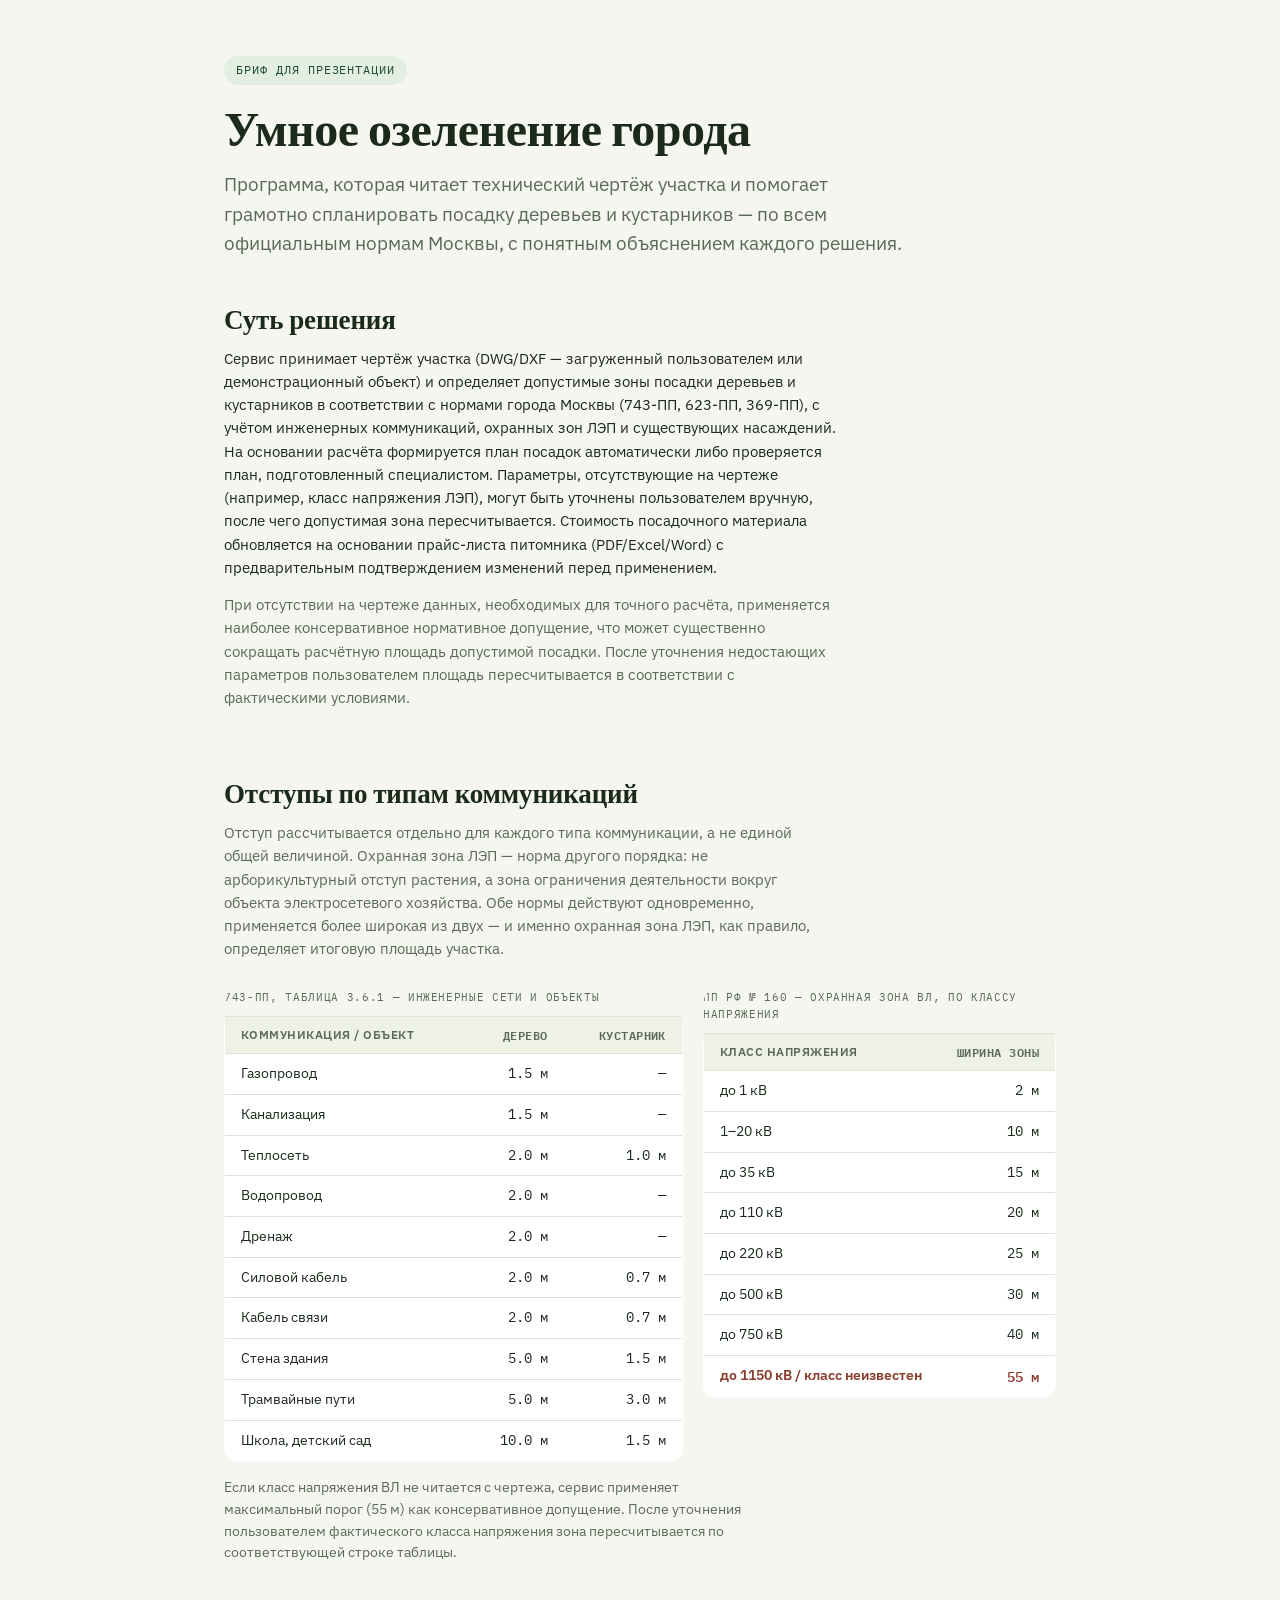
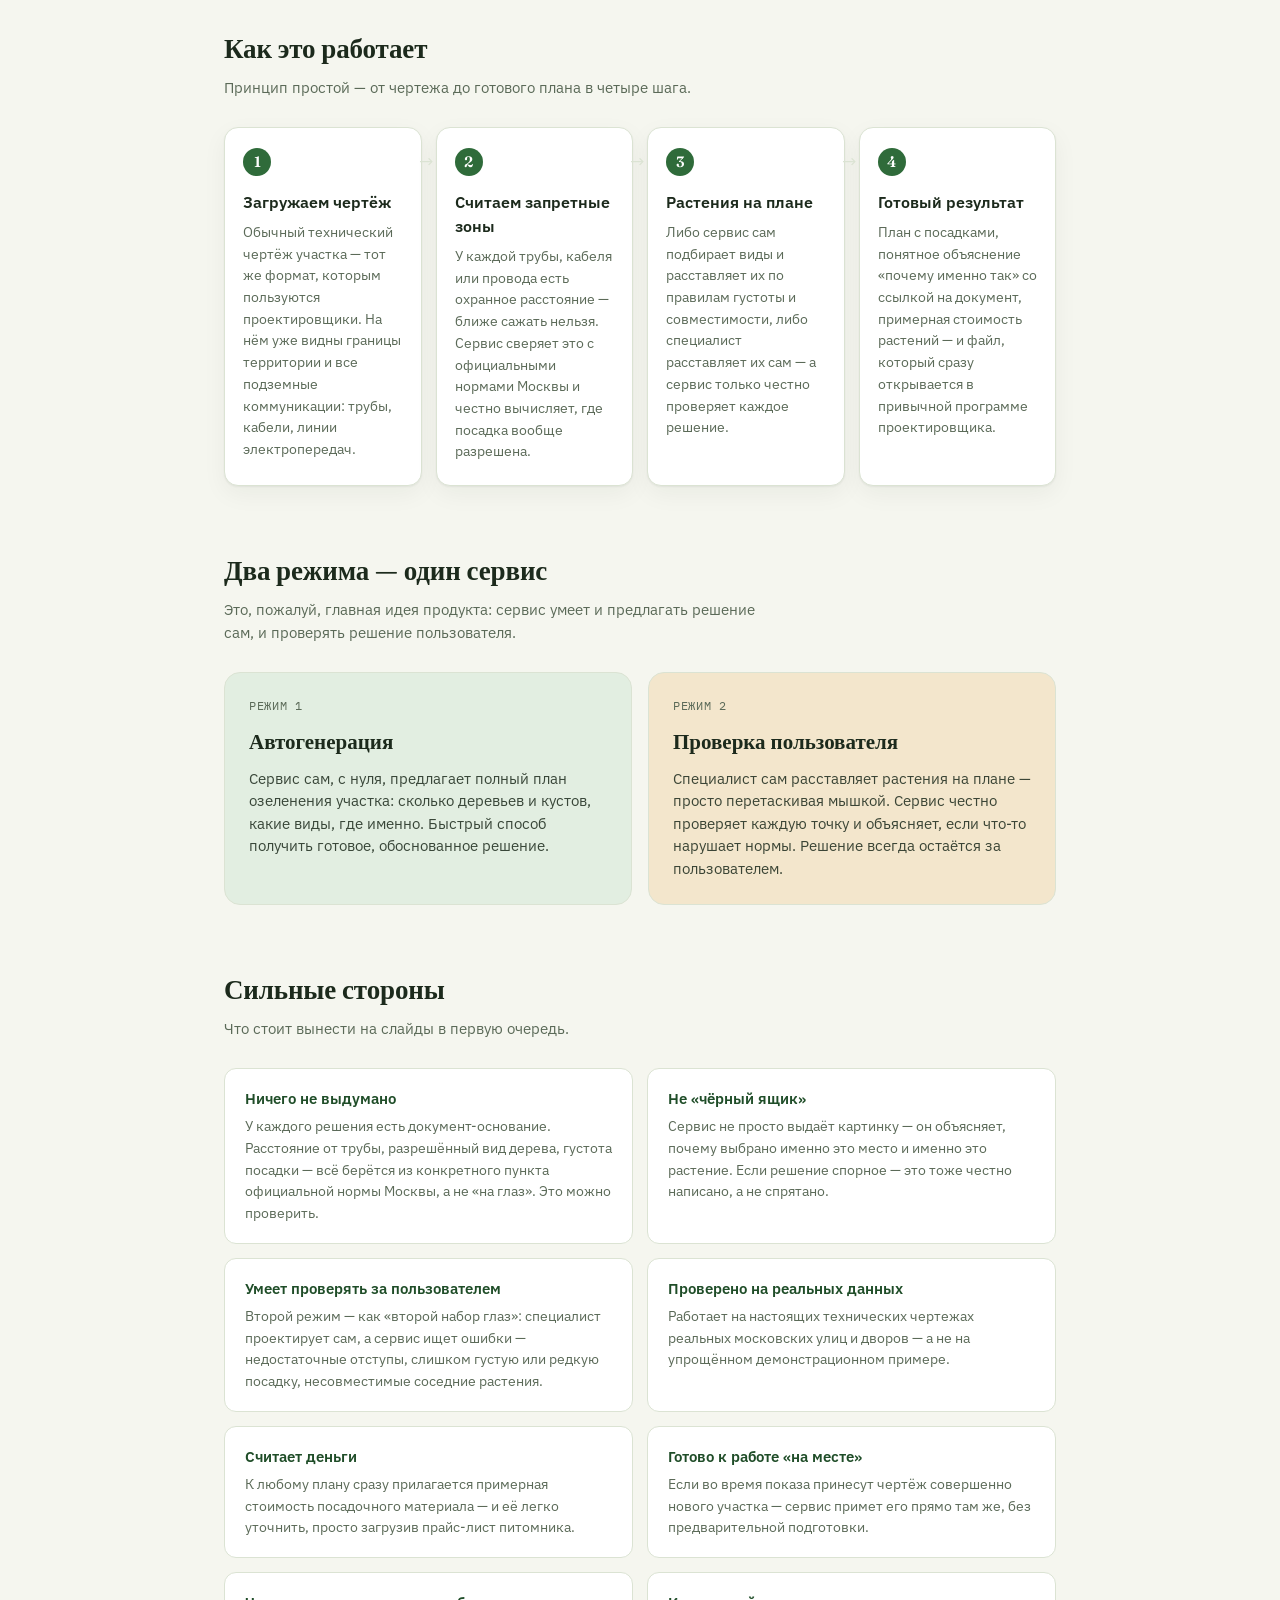
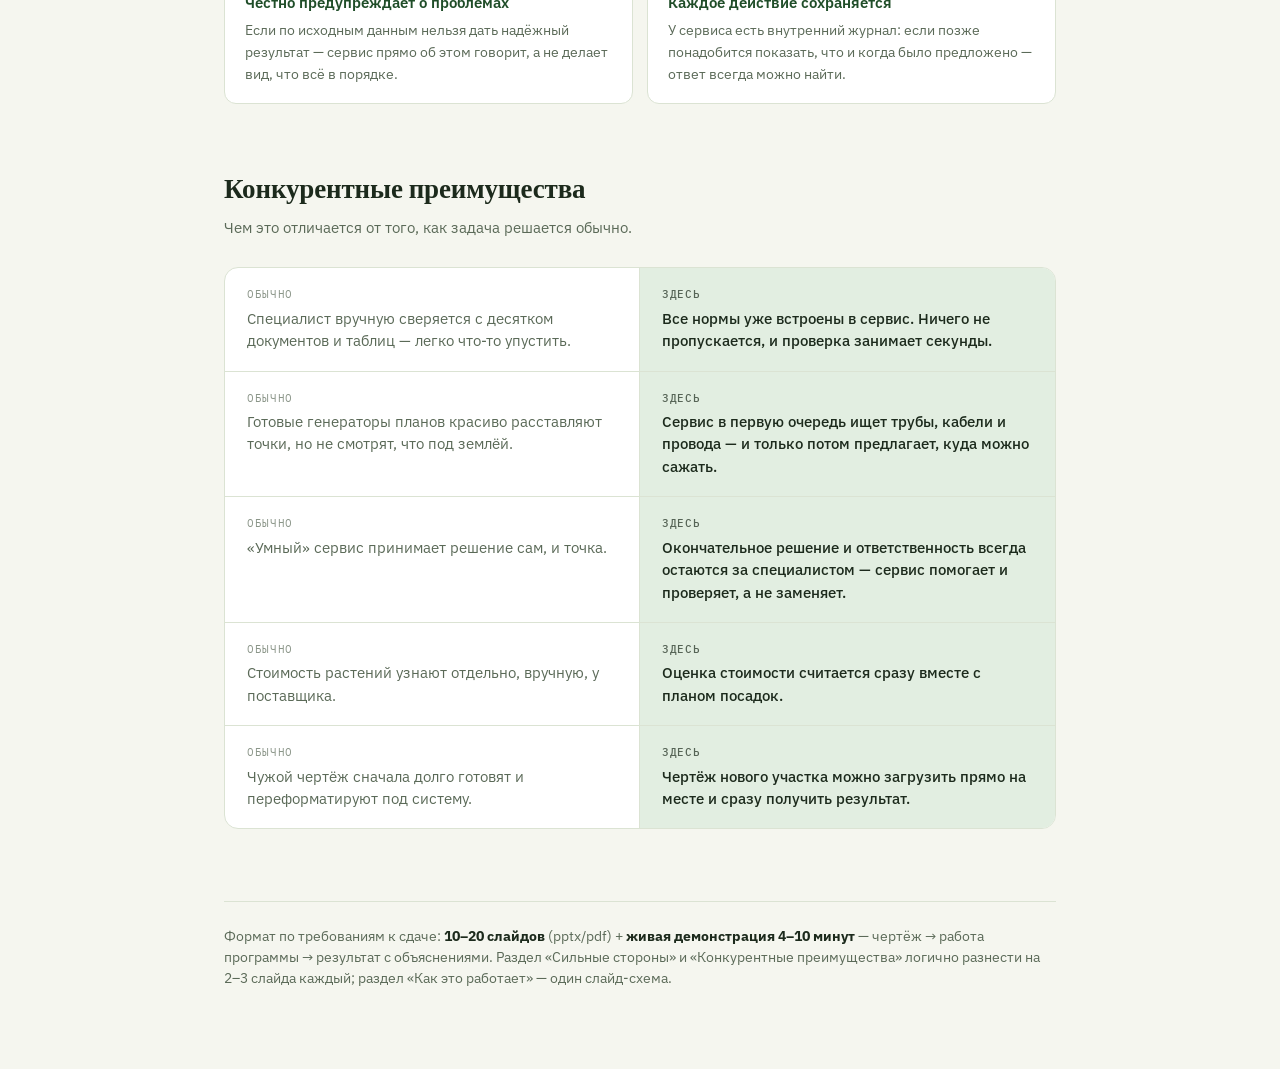
<file: docs/presentation_brief.html>
<!doctype html>
<html lang="ru">
<head>
<meta charset="utf-8" />
<meta name="viewport" content="width=device-width, initial-scale=1" />
<title>Умное озеленение — бриф для презентации</title>
<style>
  @import url('https://fonts.googleapis.com/css2?family=Fraunces:opsz,wght@9..144,500;9..144,600;9..144,680&family=IBM+Plex+Sans:wght@400;500;600&family=IBM+Plex+Mono:wght@500&display=swap');

  :root {
    --bg: #f5f6ef;
    --surface: #ffffff;
    --surface-2: #eef1e6;
    --ink: #1c2a1c;
    --muted: #5b6a58;
    --border: #dbe3d3;
    --accent: #2f6b3a;
    --accent-dark: #1f4d28;
    --accent-soft: #e2eee1;
    --gold: #9c6b12;
    --gold-soft: #f3e6cc;
    --bad: #8a3b2c;
    --shadow: 0 1px 2px rgba(28,42,28,0.06), 0 8px 24px rgba(28,42,28,0.05);
  }

  @media (prefers-color-scheme: dark) {
    :root:not([data-theme="light"]) {
      --bg: #12170f;
      --surface: #1a2117;
      --surface-2: #202a1c;
      --ink: #eaeee3;
      --muted: #a3af9b;
      --border: #2c3627;
      --accent: #6bb076;
      --accent-dark: #8ecb96;
      --accent-soft: #23301f;
      --gold: #d9ac52;
      --gold-soft: #2e2716;
      --bad: #d98b78;
      --shadow: 0 1px 2px rgba(0,0,0,0.3), 0 8px 24px rgba(0,0,0,0.25);
    }
  }
  :root[data-theme="dark"] {
    --bg: #12170f;
    --surface: #1a2117;
    --surface-2: #202a1c;
    --ink: #eaeee3;
    --muted: #a3af9b;
    --border: #2c3627;
    --accent: #6bb076;
    --accent-dark: #8ecb96;
    --accent-soft: #23301f;
    --gold: #d9ac52;
    --gold-soft: #2e2716;
    --bad: #d98b78;
    --shadow: 0 1px 2px rgba(0,0,0,0.3), 0 8px 24px rgba(0,0,0,0.25);
  }

  * { box-sizing: border-box; }

  body {
    margin: 0;
    background: var(--bg);
    color: var(--ink);
    font-family: "IBM Plex Sans", -apple-system, "Segoe UI", sans-serif;
    line-height: 1.55;
  }

  .wrap {
    max-width: 880px;
    margin: 0 auto;
    padding: 56px 24px 80px;
  }

  .eyebrow {
    display: inline-block;
    font-family: "IBM Plex Mono", monospace;
    font-size: 12px;
    letter-spacing: 0.08em;
    text-transform: uppercase;
    color: var(--accent-dark);
    background: var(--accent-soft);
    padding: 5px 12px;
    border-radius: 999px;
    margin-bottom: 18px;
  }

  h1 {
    font-family: "Fraunces", Georgia, serif;
    font-weight: 680;
    font-size: clamp(34px, 5vw, 48px);
    line-height: 1.08;
    margin: 0 0 16px;
    text-wrap: balance;
    letter-spacing: -0.01em;
  }

  .lede {
    font-size: 19px;
    color: var(--muted);
    max-width: 62ch;
    margin: 0 0 8px;
  }

  h2 {
    font-family: "Fraunces", Georgia, serif;
    font-weight: 640;
    font-size: 27px;
    margin: 0 0 6px;
    letter-spacing: -0.005em;
  }

  .section {
    margin-top: 64px;
  }

  .section-note {
    color: var(--muted);
    font-size: 15px;
    max-width: 60ch;
    margin: 0 0 28px;
  }

  /* ---- Принцип работы: шаги ---- */
  .steps {
    display: grid;
    grid-template-columns: repeat(4, 1fr);
    gap: 14px;
  }
  @media (max-width: 720px) {
    .steps { grid-template-columns: 1fr; }
  }

  .step {
    background: var(--surface);
    border: 1px solid var(--border);
    border-radius: 14px;
    padding: 20px 18px 22px;
    box-shadow: var(--shadow);
    position: relative;
  }

  .step-num {
    font-family: "Fraunces", Georgia, serif;
    font-weight: 600;
    font-size: 15px;
    color: var(--surface);
    background: var(--accent);
    width: 28px;
    height: 28px;
    border-radius: 50%;
    display: flex;
    align-items: center;
    justify-content: center;
    margin-bottom: 14px;
  }

  .step h3 {
    font-family: "IBM Plex Sans", sans-serif;
    font-weight: 600;
    font-size: 15.5px;
    margin: 0 0 8px;
  }

  .step p {
    font-size: 14px;
    color: var(--muted);
    margin: 0;
  }

  @media (min-width: 721px) {
    .steps { position: relative; }
    .step:not(:last-child)::after {
      content: "→";
      position: absolute;
      right: -13px;
      top: 20px;
      color: var(--border);
      font-size: 18px;
      z-index: 1;
    }
  }

  /* ---- Два режима ---- */
  .modes {
    display: grid;
    grid-template-columns: 1fr 1fr;
    gap: 16px;
  }
  @media (max-width: 640px) {
    .modes { grid-template-columns: 1fr; }
  }
  .mode-card {
    border-radius: 16px;
    padding: 24px;
    border: 1px solid var(--border);
  }
  .mode-card.auto {
    background: var(--accent-soft);
  }
  .mode-card.manual {
    background: var(--gold-soft);
  }
  .mode-tag {
    font-family: "IBM Plex Mono", monospace;
    font-size: 11.5px;
    text-transform: uppercase;
    letter-spacing: 0.06em;
    color: var(--muted);
    margin-bottom: 10px;
    display: block;
  }
  .mode-card h3 {
    font-family: "Fraunces", Georgia, serif;
    font-size: 21px;
    font-weight: 620;
    margin: 0 0 10px;
  }
  .mode-card p {
    font-size: 14.5px;
    color: var(--ink);
    margin: 0;
    opacity: 0.85;
  }

  /* ---- Сильные стороны ---- */
  .strengths {
    display: grid;
    grid-template-columns: 1fr 1fr;
    gap: 14px;
  }
  @media (max-width: 640px) {
    .strengths { grid-template-columns: 1fr; }
  }
  .strength {
    background: var(--surface);
    border: 1px solid var(--border);
    border-radius: 12px;
    padding: 18px 20px;
  }
  .strength h4 {
    font-size: 15px;
    font-weight: 600;
    margin: 0 0 6px;
    color: var(--accent-dark);
  }
  .strength p {
    font-size: 14px;
    color: var(--muted);
    margin: 0;
  }

  /* ---- Конкурентные преимущества ---- */
  .compare {
    border: 1px solid var(--border);
    border-radius: 14px;
    overflow: hidden;
    background: var(--surface);
  }
  .compare-row {
    display: grid;
    grid-template-columns: 1fr 1fr;
  }
  @media (max-width: 640px) {
    .compare-row { grid-template-columns: 1fr; }
  }
  .compare-row:not(:last-child) {
    border-bottom: 1px solid var(--border);
  }
  .compare-cell {
    padding: 18px 22px;
    font-size: 14.5px;
  }
  .compare-cell.usual {
    color: var(--muted);
    border-right: 1px solid var(--border);
  }
  @media (max-width: 640px) {
    .compare-cell.usual { border-right: none; border-bottom: 1px solid var(--border); }
  }
  .compare-cell.ours {
    color: var(--ink);
    background: var(--accent-soft);
    font-weight: 500;
  }
  .compare-label {
    font-family: "IBM Plex Mono", monospace;
    font-size: 10.5px;
    text-transform: uppercase;
    letter-spacing: 0.06em;
    display: block;
    margin-bottom: 5px;
    opacity: 0.7;
  }

  /* ---- Footer ---- */
  .footer {
    margin-top: 72px;
    padding-top: 24px;
    border-top: 1px solid var(--border);
    font-size: 13.5px;
    color: var(--muted);
  }
  .footer strong { color: var(--ink); }

  /* ---- Таблицы норм отступов ---- */
  .tables-row {
    display: grid;
    grid-template-columns: 1.3fr 1fr;
    gap: 20px;
    align-items: start;
  }
  @media (max-width: 720px) {
    .tables-row { grid-template-columns: 1fr; }
  }
  .norms-table {
    width: 100%;
    border-collapse: collapse;
    background: var(--surface);
    border: 1px solid var(--border);
    border-radius: 12px;
    overflow: hidden;
    font-size: 14px;
  }
  .norms-table caption {
    caption-side: top;
    text-align: left;
    font-family: "IBM Plex Mono", monospace;
    font-size: 11px;
    text-transform: uppercase;
    letter-spacing: 0.06em;
    color: var(--muted);
    padding: 0 0 10px;
  }
  .norms-table th, .norms-table td {
    padding: 9px 16px;
    text-align: left;
    border-bottom: 1px solid var(--border);
  }
  .norms-table th {
    font-weight: 600;
    color: var(--muted);
    font-size: 12px;
    text-transform: uppercase;
    letter-spacing: 0.04em;
    background: var(--surface-2);
  }
  .norms-table tr:last-child td { border-bottom: none; }
  .norms-table td.num, .norms-table th.num { text-align: right; font-family: "IBM Plex Mono", monospace; }
  .norms-table.lep tbody tr:last-child td { font-weight: 600; color: var(--bad); }
</style>
</head>
<body>

<div class="wrap">

  <span class="eyebrow">Бриф для презентации</span>
  <h1>Умное озеленение города</h1>
  <p class="lede">Программа, которая читает технический чертёж участка и помогает грамотно спланировать посадку деревьев и кустарников — по всем официальным нормам Москвы, с понятным объяснением каждого решения.</p>

  <div class="section" style="margin-top: 40px;">
    <h2>Суть решения</h2>
    <p style="font-size: 15px; max-width: 68ch; margin: 0 0 14px;">Сервис принимает чертёж участка (DWG/DXF — загруженный пользователем или демонстрационный объект) и определяет допустимые зоны посадки деревьев и кустарников в соответствии с нормами города Москвы (743-ПП, 623-ПП, 369-ПП), с учётом инженерных коммуникаций, охранных зон ЛЭП и существующих насаждений. На основании расчёта формируется план посадок автоматически либо проверяется план, подготовленный специалистом. Параметры, отсутствующие на чертеже (например, класс напряжения ЛЭП), могут быть уточнены пользователем вручную, после чего допустимая зона пересчитывается. Стоимость посадочного материала обновляется на основании прайс-листа питомника (PDF/Excel/Word) с предварительным подтверждением изменений перед применением.</p>
    <p style="font-size: 15px; max-width: 68ch; margin: 0; color: var(--muted);">При отсутствии на чертеже данных, необходимых для точного расчёта, применяется наиболее консервативное нормативное допущение, что может существенно сокращать расчётную площадь допустимой посадки. После уточнения недостающих параметров пользователем площадь пересчитывается в соответствии с фактическими условиями.</p>
  </div>

  <div class="section">
    <h2>Отступы по типам коммуникаций</h2>
    <p class="section-note" style="max-width: 68ch;">Отступ рассчитывается отдельно для каждого типа коммуникации, а не единой общей величиной. Охранная зона ЛЭП — норма другого порядка: не арборикультурный отступ растения, а зона ограничения деятельности вокруг объекта электросетевого хозяйства. Обе нормы действуют одновременно, применяется более широкая из двух — и именно охранная зона ЛЭП, как правило, определяет итоговую площадь участка.</p>
    <div class="tables-row">
      <table class="norms-table">
        <caption>743-ПП, таблица 3.6.1 — инженерные сети и объекты</caption>
        <thead>
          <tr><th>Коммуникация / объект</th><th class="num">Дерево</th><th class="num">Кустарник</th></tr>
        </thead>
        <tbody>
          <tr><td>Газопровод</td><td class="num">1.5 м</td><td class="num">—</td></tr>
          <tr><td>Канализация</td><td class="num">1.5 м</td><td class="num">—</td></tr>
          <tr><td>Теплосеть</td><td class="num">2.0 м</td><td class="num">1.0 м</td></tr>
          <tr><td>Водопровод</td><td class="num">2.0 м</td><td class="num">—</td></tr>
          <tr><td>Дренаж</td><td class="num">2.0 м</td><td class="num">—</td></tr>
          <tr><td>Силовой кабель</td><td class="num">2.0 м</td><td class="num">0.7 м</td></tr>
          <tr><td>Кабель связи</td><td class="num">2.0 м</td><td class="num">0.7 м</td></tr>
          <tr><td>Стена здания</td><td class="num">5.0 м</td><td class="num">1.5 м</td></tr>
          <tr><td>Трамвайные пути</td><td class="num">5.0 м</td><td class="num">3.0 м</td></tr>
          <tr><td>Школа, детский сад</td><td class="num">10.0 м</td><td class="num">1.5 м</td></tr>
        </tbody>
      </table>
      <table class="norms-table lep">
        <caption>ПП РФ № 160 — охранная зона ВЛ, по классу напряжения</caption>
        <thead>
          <tr><th>Класс напряжения</th><th class="num">Ширина зоны</th></tr>
        </thead>
        <tbody>
          <tr><td>до 1 кВ</td><td class="num">2 м</td></tr>
          <tr><td>1–20 кВ</td><td class="num">10 м</td></tr>
          <tr><td>до 35 кВ</td><td class="num">15 м</td></tr>
          <tr><td>до 110 кВ</td><td class="num">20 м</td></tr>
          <tr><td>до 220 кВ</td><td class="num">25 м</td></tr>
          <tr><td>до 500 кВ</td><td class="num">30 м</td></tr>
          <tr><td>до 750 кВ</td><td class="num">40 м</td></tr>
          <tr><td>до 1150 кВ / класс неизвестен</td><td class="num">55 м</td></tr>
        </tbody>
      </table>
    </div>
    <p style="font-size: 14px; max-width: 68ch; margin: 16px 0 0; color: var(--muted);">Если класс напряжения ВЛ не читается с чертежа, сервис применяет максимальный порог (55 м) как консервативное допущение. После уточнения пользователем фактического класса напряжения зона пересчитывается по соответствующей строке таблицы.</p>
  </div>

  <div class="section">
    <h2>Как это работает</h2>
    <p class="section-note">Принцип простой — от чертежа до готового плана в четыре шага.</p>
    <div class="steps">
      <div class="step">
        <div class="step-num">1</div>
        <h3>Загружаем чертёж</h3>
        <p>Обычный технический чертёж участка — тот же формат, которым пользуются проектировщики. На нём уже видны границы территории и все подземные коммуникации: трубы, кабели, линии электропередач.</p>
      </div>
      <div class="step">
        <div class="step-num">2</div>
        <h3>Считаем запретные зоны</h3>
        <p>У каждой трубы, кабеля или провода есть охранное расстояние — ближе сажать нельзя. Сервис сверяет это с официальными нормами Москвы и честно вычисляет, где посадка вообще разрешена.</p>
      </div>
      <div class="step">
        <div class="step-num">3</div>
        <h3>Растения на плане</h3>
        <p>Либо сервис сам подбирает виды и расставляет их по правилам густоты и совместимости, либо специалист расставляет их сам — а сервис только честно проверяет каждое решение.</p>
      </div>
      <div class="step">
        <div class="step-num">4</div>
        <h3>Готовый результат</h3>
        <p>План с посадками, понятное объяснение «почему именно так» со ссылкой на документ, примерная стоимость растений — и файл, который сразу открывается в привычной программе проектировщика.</p>
      </div>
    </div>
  </div>

  <div class="section">
    <h2>Два режима — один сервис</h2>
    <p class="section-note">Это, пожалуй, главная идея продукта: сервис умеет и предлагать решение сам, и проверять решение пользователя.</p>
    <div class="modes">
      <div class="mode-card auto">
        <span class="mode-tag">Режим 1</span>
        <h3>Автогенерация</h3>
        <p>Сервис сам, с нуля, предлагает полный план озеленения участка: сколько деревьев и кустов, какие виды, где именно. Быстрый способ получить готовое, обоснованное решение.</p>
      </div>
      <div class="mode-card manual">
        <span class="mode-tag">Режим 2</span>
        <h3>Проверка пользователя</h3>
        <p>Специалист сам расставляет растения на плане — просто перетаскивая мышкой. Сервис честно проверяет каждую точку и объясняет, если что-то нарушает нормы. Решение всегда остаётся за пользователем.</p>
      </div>
    </div>
  </div>

  <div class="section">
    <h2>Сильные стороны</h2>
    <p class="section-note">Что стоит вынести на слайды в первую очередь.</p>
    <div class="strengths">
      <div class="strength">
        <h4>Ничего не выдумано</h4>
        <p>У каждого решения есть документ-основание. Расстояние от трубы, разрешённый вид дерева, густота посадки — всё берётся из конкретного пункта официальной нормы Москвы, а не «на глаз». Это можно проверить.</p>
      </div>
      <div class="strength">
        <h4>Не «чёрный ящик»</h4>
        <p>Сервис не просто выдаёт картинку — он объясняет, почему выбрано именно это место и именно это растение. Если решение спорное — это тоже честно написано, а не спрятано.</p>
      </div>
      <div class="strength">
        <h4>Умеет проверять за пользователем</h4>
        <p>Второй режим — как «второй набор глаз»: специалист проектирует сам, а сервис ищет ошибки — недостаточные отступы, слишком густую или редкую посадку, несовместимые соседние растения.</p>
      </div>
      <div class="strength">
        <h4>Проверено на реальных данных</h4>
        <p>Работает на настоящих технических чертежах реальных московских улиц и дворов — а не на упрощённом демонстрационном примере.</p>
      </div>
      <div class="strength">
        <h4>Считает деньги</h4>
        <p>К любому плану сразу прилагается примерная стоимость посадочного материала — и её легко уточнить, просто загрузив прайс-лист питомника.</p>
      </div>
      <div class="strength">
        <h4>Готово к работе «на месте»</h4>
        <p>Если во время показа принесут чертёж совершенно нового участка — сервис примет его прямо там же, без предварительной подготовки.</p>
      </div>
      <div class="strength">
        <h4>Честно предупреждает о проблемах</h4>
        <p>Если по исходным данным нельзя дать надёжный результат — сервис прямо об этом говорит, а не делает вид, что всё в порядке.</p>
      </div>
      <div class="strength">
        <h4>Каждое действие сохраняется</h4>
        <p>У сервиса есть внутренний журнал: если позже понадобится показать, что и когда было предложено — ответ всегда можно найти.</p>
      </div>
    </div>
  </div>

  <div class="section">
    <h2>Конкурентные преимущества</h2>
    <p class="section-note">Чем это отличается от того, как задача решается обычно.</p>
    <div class="compare">
      <div class="compare-row">
        <div class="compare-cell usual"><span class="compare-label">Обычно</span>Специалист вручную сверяется с десятком документов и таблиц — легко что-то упустить.</div>
        <div class="compare-cell ours"><span class="compare-label">Здесь</span>Все нормы уже встроены в сервис. Ничего не пропускается, и проверка занимает секунды.</div>
      </div>
      <div class="compare-row">
        <div class="compare-cell usual"><span class="compare-label">Обычно</span>Готовые генераторы планов красиво расставляют точки, но не смотрят, что под землёй.</div>
        <div class="compare-cell ours"><span class="compare-label">Здесь</span>Сервис в первую очередь ищет трубы, кабели и провода — и только потом предлагает, куда можно сажать.</div>
      </div>
      <div class="compare-row">
        <div class="compare-cell usual"><span class="compare-label">Обычно</span>«Умный» сервис принимает решение сам, и точка.</div>
        <div class="compare-cell ours"><span class="compare-label">Здесь</span>Окончательное решение и ответственность всегда остаются за специалистом — сервис помогает и проверяет, а не заменяет.</div>
      </div>
      <div class="compare-row">
        <div class="compare-cell usual"><span class="compare-label">Обычно</span>Стоимость растений узнают отдельно, вручную, у поставщика.</div>
        <div class="compare-cell ours"><span class="compare-label">Здесь</span>Оценка стоимости считается сразу вместе с планом посадок.</div>
      </div>
      <div class="compare-row">
        <div class="compare-cell usual"><span class="compare-label">Обычно</span>Чужой чертёж сначала долго готовят и переформатируют под систему.</div>
        <div class="compare-cell ours"><span class="compare-label">Здесь</span>Чертёж нового участка можно загрузить прямо на месте и сразу получить результат.</div>
      </div>
    </div>
  </div>

  <div class="footer">
    Формат по требованиям к сдаче: <strong>10–20 слайдов</strong> (pptx/pdf) + <strong>живая демонстрация 4–10 минут</strong> — чертёж → работа программы → результат с объяснениями. Раздел «Сильные стороны» и «Конкурентные преимущества» логично разнести на 2–3 слайда каждый; раздел «Как это работает» — один слайд-схема.
  </div>

</div>
</body>
</html>
</file>
